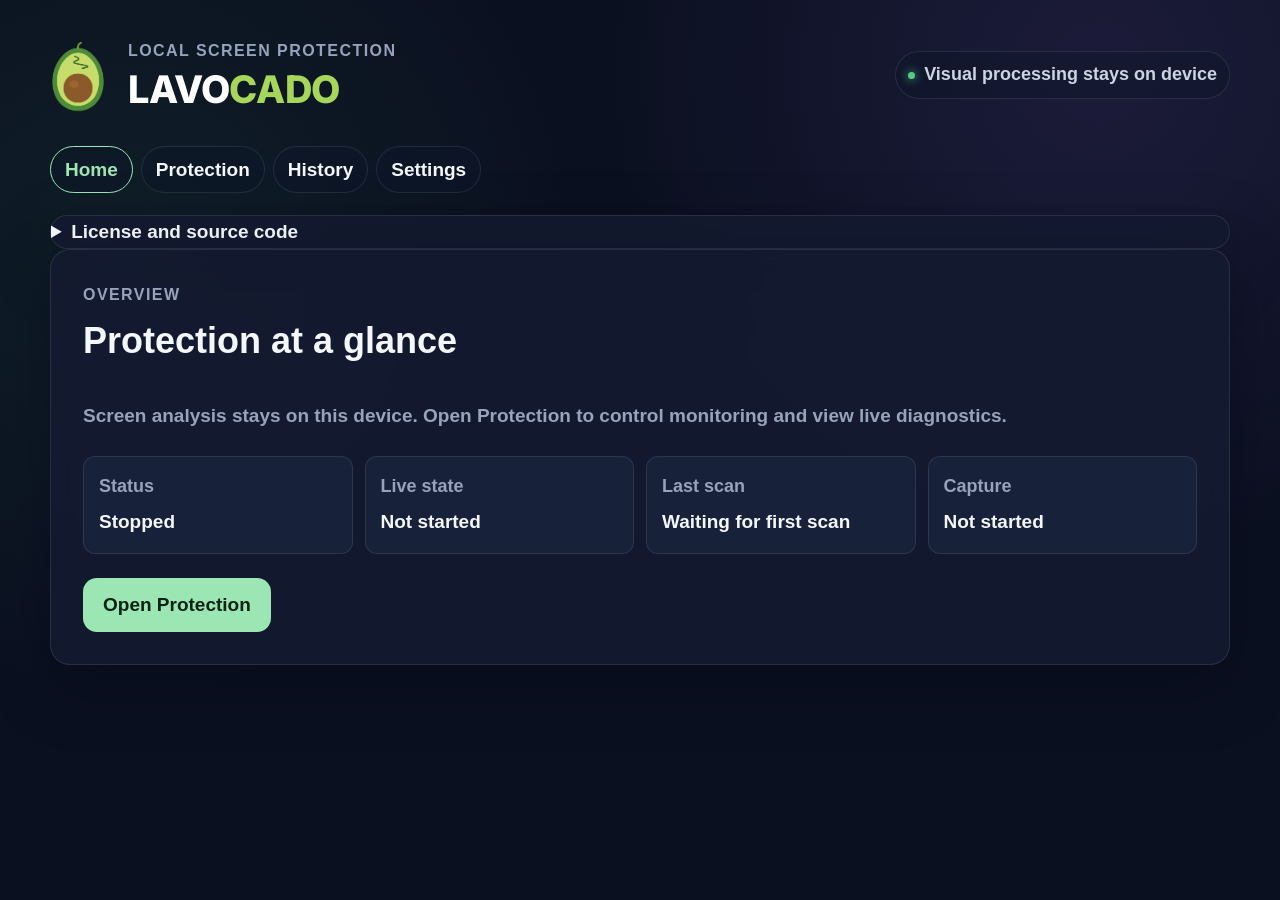
<file: app/ui/web/index.html>
<!doctype html>
<html lang="en">
  <head>
    <meta charset="utf-8">
    <meta name="viewport" content="width=device-width, initial-scale=1">
    <title>LAVOCADO</title>
    <link rel="stylesheet" href="styles.css">
    <script src="i18n.js" defer></script>
    <script src="app.js" defer></script>
  </head>
  <body>
    <div class="app-shell">
      <header class="topbar">
        <div class="brand">
          <img class="brand-logo" src="logo.png" alt="" aria-hidden="true">
          <div>
            <p class="eyebrow">LOCAL SCREEN PROTECTION</p>
            <h1 aria-label="LAVOCADO">LAVO<span>CADO</span></h1>
          </div>
        </div>
        <div class="privacy-badge">
          <span class="privacy-dot" aria-hidden="true"></span>
          Visual processing stays on device
        </div>
      </header>

      <nav id="app-nav" class="edition-nav" aria-label="LAVOCADO">
        <button type="button" class="nav-button is-active" data-view="home">Home</button>
        <button type="button" class="nav-button" data-view="protection">Protection</button>
        <button type="button" class="nav-button" data-view="history">History</button>
        <button type="button" class="nav-button" data-view="settings">Settings</button>
      </nav>

      <details class="panel">
        <summary>License and source code</summary>
        <p>LAVOCADO 1.0.4 · AGPL-3.0 · Personal and commercial use permitted. No warranty.</p>
        <p><a href="legal/LICENSE.txt" target="_blank">AGPL-3.0 license</a> ·
        <a href="legal/THIRD_PARTY_NOTICES.txt" target="_blank">Third-party notices</a> ·
        <a href="https://github.com/DurianBurger561/LAVOCADO/tree/v1.0.4" target="_blank" rel="noopener">Source code</a></p>
        <p>Redistribution and modifications must comply with AGPL-3.0.</p>
      </details>
      <main>
        <section class="panel home-overview" aria-labelledby="home-heading">
          <p class="section-label">OVERVIEW</p>
          <h2 id="home-heading">Protection at a glance</h2>
          <p class="muted">Screen analysis stays on this device. Open Protection to control monitoring and view live diagnostics.</p>
          <dl class="home-summary">
            <div><dt>Status</dt><dd id="home-protection-state">Stopped</dd></div>
            <div><dt>Live state</dt><dd id="home-runtime-state">Not started</dd></div>
            <div><dt>Last scan</dt><dd id="home-last-scan">Waiting for first scan</dd></div>
            <div><dt>Capture</dt><dd id="home-capture-mode">Not started</dd></div>
          </dl>
          <button id="open-protection-button" class="button primary" type="button">Open Protection</button>
        </section>

        <section class="hero panel" aria-labelledby="protection-heading" hidden>
          <div>
            <p class="section-label">PROTECTION</p>
            <div class="status-heading">
              <span id="state-dot" class="state-dot stopped" aria-hidden="true"></span>
              <h2 id="protection-heading">Protection <span id="protection-state">Stopped</span></h2>
            </div>
            <p id="status-detail" class="muted">
              Start monitoring when you are ready. Every connected display is checked locally.
            </p>
            <p class="runtime-phase">Live state: <strong id="protection-runtime-state">Not started</strong></p>
          </div>
          <div class="actions">
            <button id="start-button" class="button primary" type="button">Start protection</button>
            <button id="stop-button" class="button secondary" type="button" disabled>Stop</button>
            <button id="test-button" class="button ghost" type="button" disabled>Test intervention</button>
          </div>
          <p id="action-message" class="action-message" aria-live="polite"></p>
        </section>

        <div class="dashboard-grid" hidden>
          <section class="panel diagnostics" aria-labelledby="diagnostics-heading">
            <div class="section-heading">
              <div>
                <p class="section-label">LIVE SIGNAL</p>
                <h2 id="diagnostics-heading">Diagnostics</h2>
              </div>
              <div class="scan-summary">
                <strong id="diag-scan">—</strong>
                <span>last scan</span>
              </div>
            </div>

            <dl class="model-list">
              <div>
                <dt>Detector</dt>
                <dd id="diag-model">NudeNet 640m</dd>
              </div>
              <div>
                <dt>Tile-rank model</dt>
                <dd id="diag-context-model">Not started</dd>
              </div>
              <div>
                <dt>Monitor</dt>
                <dd id="diag-monitor">—</dd>
              </div>
              <div>
                <dt>Updated</dt>
                <dd id="diag-updated">Waiting for first scan</dd>
              </div>
            </dl>

            <div class="capture-card" aria-labelledby="capture-heading">
              <div class="capture-heading">
                <span id="capture-heading" class="signal-name">Screen capture</span>
                <div class="capture-tags">
                  <span id="capture-mode" class="signal-tag neutral">Not started</span>
                  <span id="capture-health" class="signal-tag neutral">Not started</span>
                </div>
              </div>
              <dl class="capture-list">
                <div>
                  <dt>Preferred</dt>
                  <dd id="capture-preferred">—</dd>
                </div>
                <div>
                  <dt>Active</dt>
                  <dd id="capture-active">—</dd>
                </div>
                <div>
                  <dt>Fallback</dt>
                  <dd id="capture-fallback">No</dd>
                </div>
                <div>
                  <dt>Displays</dt>
                  <dd id="capture-monitors">0</dd>
                </div>
                <div>
                  <dt>Frame age</dt>
                  <dd id="capture-frame-age">—</dd>
                </div>
                <div class="capture-reason-row">
                  <dt>Fallback reason</dt>
                  <dd id="capture-reason">—</dd>
                </div>
              </dl>
            </div>

            <div class="capture-card foreground-card" aria-labelledby="foreground-heading">
              <div class="capture-heading">
                <span id="foreground-heading" class="signal-name">Foreground context</span>
                <span id="foreground-policy" class="signal-tag neutral">Normal</span>
              </div>
              <dl class="capture-list">
                <div>
                  <dt>Application</dt>
                  <dd id="foreground-application">Unavailable</dd>
                </div>
                <div>
                  <dt>Browser</dt>
                  <dd id="foreground-browser">—</dd>
                </div>
                <div>
                  <dt>Website context</dt>
                  <dd id="foreground-website">Unavailable</dd>
                </div>
                <div>
                  <dt>Application rule</dt>
                  <dd id="foreground-app-rule">No rule</dd>
                </div>
                <div>
                  <dt>Website rule</dt>
                  <dd id="foreground-website-rule">No rule</dd>
                </div>
                <div>
                  <dt>Effective policy</dt>
                  <dd id="foreground-effective">Normal</dd>
                </div>
                <div>
                  <dt>Vision called</dt>
                  <dd id="foreground-vision-called">Yes</dd>
                </div>
              </dl>
            </div>

            <div class="signal-card">
              <div class="signal-header">
                <div>
                  <span class="signal-name">NudeNet</span>
                  <strong id="nude-label">No detection</strong>
                </div>
                <span id="nude-status" class="signal-tag neutral">None</span>
              </div>
              <div class="meter" aria-hidden="true"><span id="nude-progress"></span></div>
              <p id="nude-score" class="score-line">0.00 / — threshold</p>
            </div>

            <div class="signal-pair">
              <div class="mini-signal">
                <span class="signal-name">Tile rank</span>
                <strong id="context-label">No result</strong>
                <span id="context-score" class="muted">—</span>
              </div>
              <div class="mini-signal">
                <span class="signal-name">Decision</span>
                <strong id="decision-source">No candidate</strong>
                <span id="decision-classification" class="muted">Visual violation only; tile rank cannot block</span>
              </div>
            </div>

            <div class="temporal-row">
              <div>
                <span class="signal-name">Temporal confirmation</span>
                <div id="temporal-dots" class="temporal-dots" aria-label="No recent candidates"></div>
              </div>
              <strong id="temporal-count">0 / 3</strong>
            </div>

            <div class="rescue-row">
              <span>Rescue tile <strong id="rescue-tile">—</strong></span>
              <span>Pinned checks <strong id="rescue-pin">0</strong></span>
            </div>

            <div class="capture-card" aria-labelledby="scan-plan-heading">
              <div class="capture-heading">
                <span id="scan-plan-heading" class="signal-name">Scan plan</span>
                <span id="scan-mode" class="signal-tag neutral">Monitoring</span>
              </div>
              <dl class="capture-list">
                <div>
                  <dt>Duration</dt>
                  <dd id="scan-total-ms">—</dd>
                </div>
                <div>
                  <dt>Target interval</dt>
                  <dd id="scan-interval-ms">—</dd>
                </div>
                <div>
                  <dt>Preprocess / primary / YOLO / Viddexa / decision / temporal</dt>
                  <dd id="scan-stage-ms">—</dd>
                </div>
                <div>
                  <dt>Full detector</dt>
                  <dd id="scan-full">None</dd>
                </div>
                <div>
                  <dt>Tile ranking</dt>
                  <dd id="scan-tiles">—</dd>
                </div>
                <div>
                  <dt>Track</dt>
                  <dd id="scan-track">Inactive</dd>
                </div>
                <div>
                  <dt>Shadow</dt>
                  <dd id="scan-shadow">Off</dd>
                </div>
              </dl>
            </div>

            <div class="capture-card explorer-card" aria-labelledby="explorer-heading">
              <div class="capture-heading">
                <span id="explorer-heading" class="signal-name">Failure explorer</span>
                <span id="explorer-action" class="signal-tag neutral">Allow</span>
              </div>
              <dl class="capture-list">
                <div>
                  <dt>Context policy</dt>
                  <dd id="explorer-policy">Normal</dd>
                </div>
                <div>
                  <dt>App rule</dt>
                  <dd id="explorer-app-rule">No rule</dd>
                </div>
                <div>
                  <dt>Website rule</dt>
                  <dd id="explorer-website-rule">No rule</dd>
                </div>
                <div>
                  <dt>Vision called</dt>
                  <dd id="explorer-vision-called">Yes</dd>
                </div>
                <div>
                  <dt>Detector evidence</dt>
                  <dd id="explorer-evidence">None</dd>
                </div>
                <div>
                  <dt>Temporal</dt>
                  <dd id="explorer-temporal">—</dd>
                </div>
                <div>
                  <dt>Final action</dt>
                  <dd id="explorer-final">Allow</dd>
                </div>
              </dl>
            </div>
          </section>

          <aside class="panel privacy-card" aria-labelledby="privacy-heading">
            <div class="shield" aria-hidden="true">
              <svg viewBox="0 0 24 24" role="img">
                <path d="M12 2 20 5v6c0 5.1-3.4 9.4-8 11-4.6-1.6-8-5.9-8-11V5l8-3Z"></path>
                <path d="m8.5 12 2.2 2.2 4.8-5"></path>
              </svg>
            </div>
            <p class="section-label">PRIVACY BOUNDARY</p>
            <h2 id="privacy-heading">Your screen remains yours.</h2>
            <p>
              Frames are analyzed in memory on this device. The dashboard receives only small diagnostic numbers and labels.
            </p>
            <ul>
              <li>No visual content stored</li>
              <li>No cloud vision requests</li>
              <li>No URL or window title history</li>
            </ul>
          </aside>
        </div>

        <section class="panel language-settings" aria-labelledby="language-heading" hidden>
          <p class="section-label">DISPLAY</p>
          <h2 id="language-heading">Language</h2>
          <label for="language-select">Dashboard language</label>
          <select id="language-select" name="language" aria-label="Dashboard language">
            <option value="en">English</option>
            <option value="zh">Chinese</option>
          </select>
          <p id="language-message" class="muted" role="status" aria-live="polite"></p>
        </section>

        <section class="panel rules" aria-labelledby="rules-heading" hidden>
          <div class="section-heading">
            <div>
              <p class="section-label">LOCAL POLICY</p>
              <h2 id="rules-heading">Protection rules</h2>
            </div>
          </div>
          <p id="rules-hint" class="muted">Rules are loaded locally. Stop protection to edit them; changes apply on the next start. LAVOCADO does not determine viewing intent; whitelist trusted medical, educational, artistic, or news sources yourself.</p>
          <p id="rules-message" class="rules-message" role="status" aria-live="polite"></p>
          <div class="rules-grid">
            <div class="rule-group" data-rule-group="blocked_applications">
              <h3>Blocked applications</h3>
              <p class="muted">Force an intervention when this app is active.</p>
              <ul id="blocked-applications-list" class="rule-list"></ul>
              <form class="rule-form" data-rule-group="blocked_applications">
                <label for="blocked-applications-input">Application name, executable name, desktop app ID, or bundle ID</label>
                <div class="rule-entry">
                  <input id="blocked-applications-input" name="value" type="text" maxlength="255" placeholder="chrome.exe" required>
                  <button class="button ghost pick-app" type="button">Pick current app</button>
                  <button class="button secondary" type="submit">Add app</button>
                </div>
              </form>
            </div>
            <div class="rule-group" data-rule-group="whitelisted_applications">
              <h3>Whitelisted applications</h3>
              <p class="muted">Completely bypass visual protection for trusted apps (medical, education, art, news). You are responsible for content displayed in this context.</p>
              <ul id="whitelisted-applications-list" class="rule-list"></ul>
              <form class="rule-form" data-rule-group="whitelisted_applications">
                <label for="whitelisted-applications-input">Application name, executable name, desktop app ID, or bundle ID</label>
                <div class="rule-entry">
                  <input id="whitelisted-applications-input" name="value" type="text" maxlength="255" placeholder="org.example.viewer" required>
                  <button class="button ghost pick-app" type="button">Pick current app</button>
                  <button class="button secondary" type="submit">Add app</button>
                </div>
              </form>
            </div>
            <div class="rule-group" data-rule-group="blocked_websites">
              <h3>Blocked websites</h3>
              <p class="muted">Only the hostname is saved; paths and queries are discarded.</p>
              <ul id="blocked-websites-list" class="rule-list"></ul>
              <form class="rule-form" data-rule-group="blocked_websites">
                <label for="blocked-websites-input">Website hostname or HTTPS URL</label>
                <div class="rule-entry">
                  <input id="blocked-websites-input" name="value" type="text" placeholder="example.com" required>
                  <select name="match_mode" aria-label="Website match mode">
                    <option value="exact_host">Exact host</option>
                    <option value="domain_and_subdomains">Include subdomains</option>
                  </select>
                  <button class="button secondary" type="submit">Add site</button>
                </div>
              </form>
            </div>
            <div class="rule-group" data-rule-group="whitelisted_websites">
              <h3>Whitelisted websites</h3>
              <p class="muted">Completely bypass visual protection for trusted sites (medical, education, art, news). You are responsible for content displayed in this context.</p>
              <ul id="whitelisted-websites-list" class="rule-list"></ul>
              <form class="rule-form" data-rule-group="whitelisted_websites">
                <label for="whitelisted-websites-input">Website hostname or HTTPS URL</label>
                <div class="rule-entry">
                  <input id="whitelisted-websites-input" name="value" type="text" placeholder="example.com" required>
                  <select name="match_mode" aria-label="Website match mode">
                    <option value="exact_host">Exact host</option>
                    <option value="domain_and_subdomains">Include subdomains</option>
                  </select>
                  <button class="button secondary" type="submit">Add site</button>
                </div>
              </form>
            </div>
          </div>
        </section>

        <section class="panel llm-settings" aria-labelledby="llm-settings-heading" hidden>
          <div class="section-heading">
            <div>
              <p class="section-label">AI INTERVENTION</p>
              <h2 id="llm-settings-heading">AI meditation</h2>
            </div>
            <span id="llm-status" class="signal-tag neutral">API not configured</span>
          </div>
          <p class="muted">Optional OpenAI-compatible connection for typing meditation. Screenshots, URLs, window titles, and detection results are never sent.</p>
          <p class="muted">The companion asks a few questions, says back what it heard, then guides a typing meditation in the language chosen here.</p>
          <p id="llm-settings-message" class="rules-message" role="status" aria-live="polite"></p>
          <p id="llm-connection-detail" class="rules-message" role="status" aria-live="polite"></p>
          <form id="llm-settings-form" class="vision-form">
            <div class="vision-form-grid">
              <label>
                API key
                <input id="llm-api-key" name="api_key" type="password" autocomplete="new-password" placeholder="Leave blank to keep the saved key">
              </label>
              <label>
                Model
                <input id="llm-model" name="model" type="text" maxlength="120" placeholder="gpt-4o-mini">
              </label>
              <label class="llm-wide-field">
                OpenAI-compatible endpoint
                <input id="llm-endpoint" name="endpoint" type="url" maxlength="500" placeholder="https://api.openai.com/v1/chat/completions">
              </label>
              <label>
                Conversation language
                <select id="llm-language" name="language" aria-label="Conversation language">
                  <option value="">Follow dashboard language</option>
                  <option value="en">English</option>
                  <option value="zh">Chinese</option>
                </select>
              </label>
              <label class="llm-enabled-field">
                <input id="llm-enabled" name="enabled" type="checkbox" checked>
                Enable LLM meditation
              </label>
            </div>
            <div class="vision-form-actions">
              <button id="llm-save-button" class="button primary" type="submit">Save AI settings</button>
              <button id="llm-test-button" class="button ghost" type="button" title="Sends one short API request using saved settings; usage may be billed.">Test saved connection</button>
              <button id="llm-clear-key-button" class="button ghost" type="button">Clear saved API key</button>
            </div>
          </form>
          <p class="muted">API keys are stored locally for this device. The dashboard only shows whether a key is configured.</p>
        </section>

        <section class="panel vision-settings" aria-labelledby="vision-settings-heading" hidden>
          <div class="section-heading">
            <div>
              <p class="section-label">VISUAL DETECTION</p>
              <h2 id="vision-settings-heading">Vision settings</h2>
            </div>
            <span id="vision-experimental-badge" class="signal-tag capture-fallback">Experimental Defaults</span>
          </div>
          <p class="muted">
            Vision only judges whether the current frame violates LAVOCADO's visual content rules.
            There is no medical, art, education, or news mode. Changing models restarts protection.
          </p>
          <p id="vision-settings-message" class="rules-message" role="status" aria-live="polite"></p>
          <div class="capture-card" aria-labelledby="model-status-heading">
            <div class="capture-heading">
              <span id="model-status-heading" class="signal-name">Required models</span>
              <button id="vision-download-all" class="button ghost" type="button">Download all</button>
            </div>
            <p class="muted">NudeNet, YOLO11 NSFW Small, Viddexa Nano, and Viddexa Mini must be downloaded from their pinned sources before use.</p>
            <ul id="model-status-list" class="model-status-list"></ul>
          </div>
          <form id="vision-settings-form" class="vision-form">
            <div class="vision-form-grid">
              <label>
                Detection mode
                <select id="vision-preset-select" name="preset">
                  <option value="low_cpu">Low CPU</option>
                  <option value="balanced">Balanced</option>
                  <option value="high_recall">High Recall</option>
                </select>
              </label>
              <label>
                Scan speed
                <select id="vision-scan-speed-select" name="scan_speed">
                  <option value="slow">Slow</option>
                  <option value="balanced">Balanced</option>
                  <option value="fast">Fast</option>
                </select>
              </label>
            </div>
            <details class="vision-advanced">
              <summary>Advanced detection settings</summary>
              <div class="vision-form-grid">
                <label>
                  Primary detector
                  <select id="vision-primary-select" name="primary">
                    <option value="nudenet_640m">NudeNet 640m</option>
                    <option value="yolo11_nsfw_small">YOLO11 NSFW Small</option>
                  </select>
                </label>
                <label>
                  Region ranking model
                  <select id="vision-context-select" name="context">
                    <option value="off">Off</option>
                    <option value="viddexa_nano">Viddexa Nano</option>
                    <option value="viddexa_mini">Viddexa Mini</option>
                  </select>
                </label>
                <label>
                  Tile detection
                  <select id="vision-tile-enabled-select" name="tiles_enabled">
                    <option value="true">Enabled</option>
                    <option value="false">Disabled</option>
                  </select>
                </label>
                <label>
                  Tile grid
                  <select id="vision-grid-select" name="grid">
                    <option value="2x2">2 × 2</option>
                    <option value="3x3">3 × 3</option>
                  </select>
                </label>
                <label>
                  Full-screen input size
                  <select id="vision-full-input-select" name="full_input_size">
                    <option value="640">640</option>
                    <option value="960">960</option>
                    <option value="1280">1280</option>
                  </select>
                </label>
                <label>
                  Tile input size
                  <select id="vision-tile-input-select" name="tile_input_size">
                    <option value="640">640</option>
                    <option value="960">960</option>
                  </select>
                </label>
                <label>
                  Tile overlap
                  <select id="vision-overlap-select" name="overlap">
                    <option value="0">0%</option>
                    <option value="10">10%</option>
                    <option value="15">15%</option>
                    <option value="20">20%</option>
                    <option value="25">25%</option>
                  </select>
                </label>
                <label>
                  Tiles per scan
                  <select id="vision-checks-select" name="checks_per_scan">
                    <option value="1">1</option>
                    <option value="2">2</option>
                  </select>
                </label>
                <label>
                  Max skipped scans
                  <select id="vision-max-skip-select" name="max_skip">
                    <option value="2">2</option>
                    <option value="3">3</option>
                    <option value="4">4</option>
                    <option value="6">6</option>
                    <option value="8">8</option>
                  </select>
                </label>
                <label>
                  Crop expansion
                  <select id="vision-crop-select" name="crop_expansion">
                    <option value="1.25">1.25×</option>
                    <option value="1.5">1.5×</option>
                    <option value="1.75">1.75×</option>
                    <option value="2.0">2.0×</option>
                    <option value="2.5">2.5×</option>
                  </select>
                </label>
                <label>
                  Shadow compare
                  <select id="vision-shadow-select" name="shadow">
                    <option value="false">Off</option>
                    <option value="true">YOLO11 shadow</option>
                  </select>
                </label>
                <label>
                  Local recheck
                  <select id="vision-recheck-select" name="recheck_enabled">
                    <option value="true">Enabled</option>
                    <option value="false">Disabled</option>
                  </select>
                </label>
                <div class="vision-threshold-block">
                  <p class="signal-name">Per-model thresholds</p>
                  <p class="muted">Experimental starting points. NudeNet and YOLO11 keep independent proposal/strong values.</p>
                  <div id="vision-threshold-table" class="vision-threshold-table"></div>
                </div>
                <label>
                  Proposal sensitivity
                  <select id="vision-proposal-select" name="proposal_margin">
                    <option value="0.05">0.05</option>
                    <option value="0.10">0.10</option>
                    <option value="0.15">0.15</option>
                    <option value="0.20">0.20</option>
                  </select>
                </label>
                <label>
                  Adaptive scan
                  <select id="vision-adaptive-select" name="adaptive">
                    <option value="true">Enabled</option>
                    <option value="false">Every frame</option>
                  </select>
                </label>
                <label>
                  Screen change sensitivity
                  <select id="vision-change-select" name="change_sensitivity">
                    <option value="0.005">0.5%</option>
                    <option value="0.01">1%</option>
                    <option value="0.02">2%</option>
                    <option value="0.05">5%</option>
                  </select>
                </label>
                <label>
                  Active monitor priority
                  <select id="vision-active-monitor-select" name="active_monitor_priority">
                    <option value="true">Enabled</option>
                    <option value="false">Equal</option>
                  </select>
                </label>
                <label>
                  Temporal confirmation
                  <select id="vision-confirmation-select" name="confirmation">
                    <option value="boolean">Boolean 2/3</option>
                    <option value="evidence">Evidence score</option>
                    <option value="both">Boolean and evidence</option>
                  </select>
                </label>
                <label>
                  Temporal fresh hits
                  <select id="vision-fresh-hits-select" name="min_fresh_hits">
                    <option value="1">1</option>
                    <option value="2">2</option>
                    <option value="3">3</option>
                  </select>
                </label>
                <label>
                  Evidence threshold
                  <select id="vision-evidence-select" name="evidence_threshold">
                    <option value="1.5">1.5</option>
                    <option value="2.0">2.0</option>
                    <option value="2.5">2.5</option>
                    <option value="3.0">3.0</option>
                    <option value="3.5">3.5</option>
                  </select>
                </label>
                <label>
                  Evidence decay
                  <select id="vision-decay-select" name="decay">
                    <option value="0.3">0.3</option>
                    <option value="0.5">0.5</option>
                    <option value="0.7">0.7</option>
                  </select>
                </label>
              </div>
            </details>
            <div class="vision-form-actions">
              <button id="vision-save-button" class="button primary" type="submit">Save detection settings</button>
              <button id="vision-reset-button" class="button ghost" type="button">Reset to experimental defaults</button>
            </div>
          </form>
          <dl class="capture-list vision-settings-list">
            <div>
              <dt>Primary detector</dt>
              <dd id="vision-primary-detector">NudeNet</dd>
            </div>
            <div>
              <dt>Region ranking model</dt>
              <dd id="vision-context-model">Tile ranking</dd>
            </div>
            <div>
              <dt>Detection mode</dt>
              <dd id="vision-detection-mode">Visual violation only</dd>
            </div>
            <div>
              <dt>Thresholds</dt>
              <dd id="vision-thresholds">—</dd>
            </div>
            <div>
              <dt>Tile</dt>
              <dd id="vision-tile">—</dd>
            </div>
            <div>
              <dt>ROI</dt>
              <dd id="vision-roi">—</dd>
            </div>
            <div>
              <dt>Temporal</dt>
              <dd id="vision-temporal">2 / 3</dd>
            </div>
          </dl>
        </section>

        <section class="panel history" aria-labelledby="history-heading" hidden>
          <div class="section-heading history-heading">
            <div>
              <p class="section-label">LOCAL RECORD</p>
              <h2 id="history-heading">Intervention history <span id="history-count" class="count-pill">0</span></h2>
            </div>
            <button id="refresh-history" class="text-button" type="button">Refresh history</button>
          </div>
          <div class="table-wrap">
            <table>
              <thead>
                <tr>
                  <th>Time</th>
                  <th>Trigger</th>
                  <th>Label</th>
                  <th>Confidence</th>
                  <th>Monitor</th>
                  <th>Shown</th>
                </tr>
              </thead>
              <tbody id="history-body"></tbody>
            </table>
            <p id="history-empty" class="empty-state">No local interventions recorded yet.</p>
          </div>
        </section>
      </main>
    </div>
    <div id="rule-confirmation" class="modal-backdrop" hidden>
      <div class="modal" role="dialog" aria-modal="true" aria-labelledby="rule-confirm-title" aria-describedby="rule-confirm-body">
        <h2 id="rule-confirm-title">Confirm rule change</h2>
        <p id="rule-confirm-body"></p>
        <div class="modal-actions">
          <button id="rule-confirm-cancel" class="button ghost" type="button">Cancel</button>
          <button id="rule-confirm-accept" class="button primary" type="button">Confirm</button>
        </div>
      </div>
    </div>
  </body>
</html>
</file>
<file: app/ui/web/styles.css>
@font-face {
  font-family: Inter;
  font-style: normal;
  font-weight: 800;
  font-display: swap;
  src: url("fonts/Inter-ExtraBold.ttf") format("truetype");
}

:root {
  color-scheme: dark;
  --bg: #0b1020;
  --panel: rgba(20, 27, 48, 0.92);
  --panel-raised: #18213a;
  --line: rgba(226, 232, 240, 0.1);
  --line-strong: rgba(226, 232, 240, 0.17);
  --text: #f4f7fb;
  --muted: #96a3bb;
  --green: #9ce6b3;
  --green-strong: #55cb88;
  --lavender: #c8b6ff;
  --amber: #f4c97a;
  --danger: #f49099;
  --shadow: 0 22px 60px rgba(2, 6, 23, 0.34);
}

* {
  box-sizing: border-box;
}

[hidden] {
  display: none !important;
}

html {
  min-width: 720px;
  background: var(--bg);
}

body {
  margin: 0;
  min-height: 100vh;
  color: var(--text);
  background:
    radial-gradient(circle at 86% 8%, rgba(113, 86, 190, 0.17), transparent 31rem),
    radial-gradient(circle at 10% 28%, rgba(53, 161, 111, 0.1), transparent 28rem),
    var(--bg);
  font-family: ui-rounded, "SF Pro Rounded", "Hiragino Maru Gothic ProN", "Yuanti SC", "PingFang SC", "Microsoft YaHei", "Segoe UI", sans-serif;
  font-size: 19px;
  font-weight: 550;
  line-height: 1.65;
  -webkit-font-smoothing: antialiased;
}

.language-settings {
  padding: 26px 28px;
  margin-bottom: 0;
}

.language-settings label {
  display: block;
  margin-bottom: 8px;
  color: var(--muted);
}

.language-settings select {
  min-width: 180px;
  padding: 9px 12px;
  border: 1px solid var(--line-strong);
  border-radius: 9px;
  color: var(--text);
  background: var(--panel-raised);
  font: inherit;
}

button {
  font: inherit;
}

.app-shell {
  width: min(1180px, calc(100% - 64px));
  margin: 0 auto;
  padding: 34px 0 48px;
}

.topbar,
.brand,
.status-heading,
.section-heading,
.signal-header,
.temporal-row,
.rescue-row {
  display: flex;
  align-items: center;
}

.capture-tags {
  display: flex;
  flex-wrap: wrap;
  justify-content: flex-end;
  gap: 7px;
}

.topbar {
  justify-content: space-between;
  margin-bottom: 30px;
}

.edition-nav {
  display: flex;
  flex-wrap: wrap;
  gap: 8px;
  margin: 0 0 22px;
}

.nav-button {
  border: 1px solid var(--line);
  border-radius: 999px;
  background: rgba(15, 23, 42, 0.45);
  color: var(--text);
  padding: 7px 14px;
  cursor: pointer;
}

.nav-button.is-active {
  border-color: var(--green);
  color: var(--green);
}

.brand {
  gap: 14px;
}

.brand h1,
.panel h2,
.brand p,
.panel p {
  margin-top: 0;
}

.brand h1 {
  margin-bottom: 0;
  font-size: 30px;
  letter-spacing: 0.08em;
}

.eyebrow,
.section-label {
  margin-bottom: 3px;
  color: var(--muted);
  font-size: 16px;
  font-weight: 700;
  letter-spacing: 0.09em;
}

.brand-logo {
  width: 112px;
  height: 112px;
  object-fit: contain;
  flex: none;
  margin: -15px -20px -15px -28px;
}

.brand h1 {
  font-family: Inter, -apple-system, BlinkMacSystemFont, "Segoe UI", sans-serif;
  font-size: 38px;
  font-weight: 800;
  letter-spacing: -0.01em;
  line-height: 1.15;
  color: #fff;
}

.brand h1 span {
  color: #a6d65a;
}

.privacy-badge {
  display: flex;
  align-items: center;
  gap: 9px;
  padding: 8px 12px;
  border: 1px solid var(--line);
  border-radius: 999px;
  color: #cbd5e1;
  background: rgba(15, 23, 42, 0.55);
  font-size: 18px;
}

.privacy-dot {
  width: 7px;
  height: 7px;
  border-radius: 50%;
  background: var(--green-strong);
  box-shadow: 0 0 10px var(--green-strong);
}

main {
  display: grid;
  gap: 20px;
}

.panel {
  border: 1px solid var(--line);
  border-radius: 20px;
  background: var(--panel);
  box-shadow: var(--shadow);
  backdrop-filter: blur(12px);
}

.hero {
  position: relative;
  display: grid;
  grid-template-columns: minmax(280px, 1fr) auto;
  gap: 24px;
  padding: 27px 28px;
  overflow: hidden;
}

.home-overview {
  padding: 32px;
}

.home-overview h2 {
  font-size: 36px;
}

.home-summary {
  display: grid;
  grid-template-columns: repeat(4, minmax(0, 1fr));
  gap: 12px;
  margin: 24px 0;
}

.home-summary > div {
  padding: 15px;
  border: 1px solid var(--line);
  border-radius: 12px;
  background: var(--panel-raised);
}

.home-summary dt {
  color: var(--muted);
  font-size: 18px;
}

.home-summary dd {
  margin: 5px 0 0;
  font-weight: 700;
}

.runtime-phase {
  margin-bottom: 0;
  color: var(--green);
}

.hero::after {
  content: "";
  position: absolute;
  top: -90px;
  right: 160px;
  width: 210px;
  height: 210px;
  border-radius: 50%;
  background: rgba(156, 230, 179, 0.055);
  pointer-events: none;
}

.status-heading {
  gap: 11px;
}

.status-heading h2,
.section-heading h2,
.privacy-card h2 {
  margin-bottom: 0;
  font-size: 32px;
  font-weight: 700;
  letter-spacing: -0.02em;
}

.status-heading h2 span {
  color: var(--muted);
}

.state-dot {
  width: 11px;
  height: 11px;
  border-radius: 50%;
  background: var(--muted);
}

.state-dot.running {
  background: var(--green-strong);
  box-shadow: 0 0 0 5px rgba(85, 203, 136, 0.12), 0 0 16px rgba(85, 203, 136, 0.45);
}

.state-dot.stopping {
  background: var(--amber);
  box-shadow: 0 0 0 5px rgba(244, 201, 122, 0.1);
}

.state-dot.failed {
  background: var(--danger);
  box-shadow: 0 0 0 5px rgba(244, 144, 153, 0.1);
}

.muted {
  color: var(--muted);
}

.hero .muted {
  max-width: 570px;
  margin: 9px 0 0;
}

.actions {
  z-index: 1;
  display: flex;
  align-items: center;
  flex-wrap: wrap;
  gap: 10px;
}

.button,
.text-button {
  border: 0;
  cursor: pointer;
  transition: transform 130ms ease, background 130ms ease, color 130ms ease, opacity 130ms ease;
}

.button {
  min-height: 54px;
  padding: 10px 20px;
  border-radius: 14px;
  font-size: 19px;
  font-weight: 700;
}

.button:hover:not(:disabled),
.text-button:hover:not(:disabled) {
  transform: translateY(-1px);
}

.button:focus-visible,
.text-button:focus-visible {
  outline: 2px solid var(--lavender);
  outline-offset: 3px;
}

.button:disabled,
.text-button:disabled {
  cursor: default;
  opacity: 0.38;
}

.button.primary {
  color: #0a2316;
  background: var(--green);
}

.button.primary:hover:not(:disabled) {
  background: #b5efc6;
}

.button.secondary {
  color: var(--text);
  background: #2b3652;
}

.button.ghost {
  border: 1px solid var(--line-strong);
  color: #dbe4f2;
  background: transparent;
}

.action-message {
  grid-column: 1 / -1;
  margin: 0;
  overflow-wrap: anywhere;
  color: var(--green);
  font-size: 17px;
}

.action-message.error {
  color: var(--danger);
}

.dashboard-grid {
  display: grid;
  grid-template-columns: minmax(0, 2fr) minmax(260px, 0.92fr);
  gap: 20px;
}

.rules,
.vision-settings,
.llm-settings {
  padding: 26px 28px;
}

.rules > .muted,
.vision-settings > .muted,
.llm-settings > .muted {
  margin: -12px 0 14px;
  font-size: 18px;
}

.vision-form {
  margin-bottom: 18px;
}

.vision-form-grid {
  display: grid;
  grid-template-columns: repeat(2, minmax(0, 1fr));
  gap: 12px 14px;
}

.vision-form label {
  display: flex;
  flex-direction: column;
  gap: 6px;
  color: var(--muted);
  font-size: 17px;
}

.vision-form select,
.vision-form input[type="text"],
.vision-form input[type="url"],
.vision-form input[type="password"] {
  min-height: 50px;
  padding: 0 10px;
  border: 1px solid var(--line-strong);
  border-radius: 12px;
  color: var(--text);
  background: var(--panel-raised);
  font: inherit;
  font-size: 18px;
}

.vision-form input:focus-visible,
.vision-form select:focus-visible {
  outline: 2px solid var(--lavender);
  outline-offset: 2px;
}

.llm-wide-field {
  grid-column: 1 / -1;
}

.vision-form label.llm-enabled-field {
  flex-direction: row;
  align-items: center;
  gap: 8px;
  min-height: 50px;
  color: var(--text);
  font-size: 18px;
}

.llm-enabled-field input {
  width: 16px;
  min-height: 16px;
  accent-color: var(--green-strong);
}

.vision-advanced {
  margin: 14px 0;
  padding: 12px 14px;
  border: 1px solid var(--line);
  border-radius: 12px;
  background: rgba(11, 16, 32, 0.42);
}

.vision-advanced summary {
  cursor: pointer;
  color: var(--lavender);
  font-size: 18px;
}

.vision-advanced .vision-form-grid {
  margin-top: 12px;
}

.vision-form-actions {
  display: flex;
  flex-wrap: wrap;
  gap: 8px;
  margin-top: 12px;
}

.model-status-list {
  margin: 0;
  padding: 0;
  list-style: none;
}

.model-status-list li {
  display: flex;
  align-items: center;
  justify-content: space-between;
  gap: 10px;
  padding: 8px 0;
  border-bottom: 1px solid var(--line);
}

.model-status-list li:last-child {
  border-bottom: 0;
}

.vision-threshold-block {
  grid-column: 1 / -1;
}

.vision-threshold-table {
  display: grid;
  gap: 8px;
  margin-top: 8px;
}

.vision-threshold-row {
  display: grid;
  grid-template-columns: minmax(0, 1.4fr) minmax(0, 1fr) minmax(0, 1fr);
  gap: 8px;
  align-items: end;
}

.vision-threshold-row .muted {
  font-size: 17px;
}

.rules-message {
  min-height: 18px;
  margin-bottom: 10px;
  color: var(--green);
  font-size: 18px;
}

.rules-message.error {
  color: var(--danger);
}

.rules-grid {
  display: grid;
  grid-template-columns: repeat(2, minmax(0, 1fr));
  gap: 14px;
}

.rule-group {
  min-width: 0;
  padding: 17px;
  border: 1px solid var(--line);
  border-radius: 13px;
  background: rgba(11, 16, 32, 0.42);
}

.rule-group h3 {
  margin: 0;
  font-size: 21px;
}

.rule-group > .muted {
  min-height: 34px;
  margin: 5px 0 12px;
  font-size: 17px;
}

.rule-list {
  min-height: 54px;
  margin: 0 0 16px;
  padding: 0;
  list-style: none;
}

.rule-list li {
  display: flex;
  align-items: center;
  gap: 8px;
  min-width: 0;
  padding: 7px 0;
  border-bottom: 1px solid var(--line);
}

.rule-list li.rule-empty {
  color: var(--muted);
  font-size: 17px;
}

.rule-value {
  min-width: 0;
  overflow-wrap: anywhere;
  color: var(--text);
  font-size: 18px;
}

.rule-mode {
  flex: none;
  color: var(--muted);
  font-size: 16px;
}

.rule-remove {
  flex: none;
  margin-left: auto;
  color: var(--danger);
}

.rule-form label {
  display: block;
  margin-bottom: 7px;
  color: var(--muted);
  font-size: 17px;
}

.rule-entry {
  display: flex;
  flex-wrap: wrap;
  gap: 7px;
}

.rule-entry input,
.rule-entry select {
  min-width: 0;
  min-height: 50px;
  padding: 0 10px;
  border: 1px solid var(--line-strong);
  border-radius: 12px;
  color: var(--text);
  background: var(--panel-raised);
  font: inherit;
  font-size: 17px;
}

.rule-entry input {
  flex: 1 1 200px;
}

.rule-entry select {
  max-width: 185px;
}

.rule-entry .button {
  flex: none;
  min-height: 50px;
  padding: 0 10px;
  font-size: 17px;
}

.rule-entry input:focus-visible,
.rule-entry select:focus-visible {
  outline: 2px solid var(--lavender);
  outline-offset: 2px;
}

.modal-backdrop {
  position: fixed;
  z-index: 10;
  inset: 0;
  display: grid;
  padding: 20px;
  place-items: center;
  background: rgba(2, 6, 23, 0.82);
}

.modal-backdrop[hidden] {
  display: none;
}

.modal {
  width: min(460px, 100%);
  padding: 26px;
  border: 1px solid var(--line-strong);
  border-radius: 16px;
  background: var(--panel-raised);
  box-shadow: var(--shadow);
}

.modal h2 {
  margin: 0 0 10px;
  font-size: 27px;
}

.modal p {
  margin: 0;
  color: var(--text);
  white-space: pre-line;
}

.modal-actions {
  display: flex;
  justify-content: flex-end;
  gap: 9px;
  margin-top: 24px;
}

.diagnostics,
.privacy-card,
.history {
  padding: 26px 28px;
}

.section-heading {
  justify-content: space-between;
  margin-bottom: 21px;
}

.scan-summary {
  text-align: right;
}

.scan-summary strong,
.scan-summary span {
  display: block;
}

.scan-summary strong {
  color: var(--green);
  font-size: 30px;
}

.scan-summary span {
  color: var(--muted);
  font-size: 16px;
  text-transform: uppercase;
  letter-spacing: 0.12em;
}

.model-list {
  display: grid;
  grid-template-columns: repeat(2, minmax(0, 1fr));
  gap: 1px;
  margin: 0 0 18px;
  overflow: hidden;
  border: 1px solid var(--line);
  border-radius: 12px;
  background: var(--line);
}

.model-list div {
  min-width: 0;
  padding: 11px 13px;
  background: rgba(11, 16, 32, 0.48);
}

.model-list dt {
  color: var(--muted);
  font-size: 16px;
  text-transform: uppercase;
  letter-spacing: 0.08em;
}

.model-list dd {
  margin: 3px 0 0;
  overflow: hidden;
  font-size: 18px;
  font-weight: 700;
  text-overflow: ellipsis;
  white-space: nowrap;
}

.signal-card,
.capture-card,
.mini-signal,
.temporal-row,
.rescue-row {
  border: 1px solid var(--line);
  background: rgba(11, 16, 32, 0.42);
}

.signal-card {
  padding: 15px;
  border-radius: 13px;
}

.capture-card {
  margin-bottom: 10px;
  padding: 15px;
  border-radius: 13px;
}

.capture-heading {
  display: flex;
  align-items: center;
  justify-content: space-between;
}

.capture-list {
  display: grid;
  grid-template-columns: repeat(2, minmax(0, 1fr));
  gap: 10px 16px;
  margin: 13px 0 0;
}

.capture-list div {
  min-width: 0;
}

.capture-list dt {
  color: var(--muted);
  font-size: 15px;
  text-transform: uppercase;
  letter-spacing: 0.08em;
}

.capture-list dd {
  margin: 3px 0 0;
  overflow-wrap: anywhere;
  font-size: 17px;
  font-weight: 700;
}

.capture-reason-row {
  grid-column: 1 / -1;
}

.signal-header {
  justify-content: space-between;
}

.signal-header strong,
.mini-signal strong {
  display: block;
  margin-top: 3px;
  font-size: 19px;
}

.signal-name {
  color: var(--muted);
  font-size: 16px;
  font-weight: 700;
  text-transform: uppercase;
  letter-spacing: 0.11em;
}

.signal-tag {
  padding: 4px 8px;
  border-radius: 999px;
  color: var(--muted);
  background: rgba(148, 163, 184, 0.1);
  font-size: 16px;
  font-weight: 700;
  text-transform: uppercase;
}

.signal-tag.strong,
.signal-tag.context_confirmed,
.signal-tag.rescued {
  color: var(--green);
  background: rgba(85, 203, 136, 0.12);
}

.signal-tag.borderline {
  color: var(--amber);
  background: rgba(244, 201, 122, 0.12);
}

.signal-tag.capture-healthy {
  color: var(--green);
  background: rgba(85, 203, 136, 0.12);
}

.signal-tag.capture-fallback {
  color: var(--amber);
  background: rgba(244, 201, 122, 0.12);
}

.signal-tag.capture-error {
  color: var(--danger);
  background: rgba(255, 115, 138, 0.12);
}

.signal-tag.context-policy.force_block {
  color: var(--danger);
  background: rgba(255, 115, 138, 0.12);
}

.signal-tag.context-policy.full_bypass {
  color: var(--amber);
  background: rgba(244, 201, 122, 0.12);
}

.signal-tag.context-policy.normal {
  color: var(--green);
  background: rgba(85, 203, 136, 0.12);
}

.meter {
  height: 5px;
  margin: 13px 0 8px;
  overflow: hidden;
  border-radius: 999px;
  background: rgba(148, 163, 184, 0.12);
}

.meter span {
  display: block;
  width: 0;
  height: 100%;
  border-radius: inherit;
  background: linear-gradient(90deg, var(--lavender), var(--green));
  transition: width 180ms ease;
}

.score-line {
  margin-bottom: 0;
  color: var(--muted);
  font-variant-numeric: tabular-nums;
  font-size: 17px;
}

.signal-pair {
  display: grid;
  grid-template-columns: 1fr 1fr;
  gap: 10px;
  margin-top: 10px;
}

.mini-signal {
  min-width: 0;
  padding: 13px 15px;
  border-radius: 13px;
}

.mini-signal strong {
  overflow: hidden;
  text-overflow: ellipsis;
  white-space: nowrap;
}

.mini-signal .muted {
  font-size: 16px;
}

.temporal-row,
.rescue-row {
  justify-content: space-between;
  margin-top: 10px;
  padding: 12px 15px;
  border-radius: 13px;
}

.temporal-dots {
  display: flex;
  gap: 7px;
  margin-top: 8px;
}

.temporal-dots span {
  width: 9px;
  height: 9px;
  border: 1px solid rgba(148, 163, 184, 0.35);
  border-radius: 50%;
  background: transparent;
}

.temporal-dots span.hit {
  border-color: var(--green-strong);
  background: var(--green-strong);
  box-shadow: 0 0 8px rgba(85, 203, 136, 0.45);
}

.temporal-row > strong {
  color: var(--green);
  font-variant-numeric: tabular-nums;
}

.rescue-row {
  color: var(--muted);
  font-size: 17px;
}

.rescue-row strong {
  margin-left: 4px;
  color: var(--text);
}

.privacy-card {
  position: relative;
  overflow: hidden;
  background: linear-gradient(155deg, rgba(34, 48, 71, 0.96), rgba(20, 27, 48, 0.96));
}

.privacy-card::after {
  content: "";
  position: absolute;
  right: -65px;
  bottom: -70px;
  width: 190px;
  height: 190px;
  border-radius: 50%;
  background: rgba(200, 182, 255, 0.07);
}

.shield {
  display: grid;
  width: 48px;
  height: 48px;
  margin-bottom: 22px;
  border: 1px solid rgba(156, 230, 179, 0.24);
  border-radius: 14px;
  place-items: center;
  background: rgba(85, 203, 136, 0.08);
}

.shield svg {
  width: 26px;
  fill: none;
  stroke: var(--green);
  stroke-linecap: round;
  stroke-linejoin: round;
  stroke-width: 1.5;
}

.privacy-card h2 {
  max-width: 250px;
  margin-top: 7px;
  font-size: 34px;
}

.privacy-card > p:not(.section-label) {
  margin-top: 15px;
  color: #b5c0d3;
  font-size: 18px;
}

.privacy-card ul {
  position: relative;
  z-index: 1;
  display: grid;
  gap: 9px;
  margin: 22px 0 0;
  padding: 0;
  list-style: none;
  color: #dbe4f2;
  font-size: 18px;
}

.privacy-card li::before {
  content: "✓";
  margin-right: 9px;
  color: var(--green);
}

.history-heading {
  margin-bottom: 14px;
}

.count-pill {
  display: inline-flex;
  min-width: 25px;
  height: 25px;
  align-items: center;
  justify-content: center;
  margin-left: 7px;
  padding: 0 8px;
  border-radius: 999px;
  color: var(--green);
  background: rgba(85, 203, 136, 0.1);
  font-size: 17px;
  vertical-align: 3px;
}

.text-button {
  padding: 6px 0;
  color: var(--lavender);
  background: transparent;
  font-size: 18px;
  font-weight: 700;
}

.table-wrap {
  position: relative;
  min-height: 98px;
  overflow-x: auto;
}

table {
  width: 100%;
  border-collapse: collapse;
  text-align: left;
  font-size: 18px;
}

th {
  padding: 9px 12px;
  border-bottom: 1px solid var(--line-strong);
  color: var(--muted);
  font-size: 15px;
  font-weight: 700;
  text-transform: uppercase;
  letter-spacing: 0.1em;
}

td {
  padding: 11px 12px;
  border-bottom: 1px solid var(--line);
  color: #dce4f0;
  font-variant-numeric: tabular-nums;
}

tbody tr:last-child td {
  border-bottom: 0;
}

.empty-state {
  margin: 25px 0 5px;
  color: var(--muted);
  text-align: center;
  font-size: 18px;
}

@media (max-width: 900px) {
  .app-shell {
    width: calc(100% - 36px);
  }

  .hero {
    grid-template-columns: 1fr;
  }

  .home-summary {
    grid-template-columns: 1fr;
  }

  .actions {
    justify-content: flex-start;
  }

  .dashboard-grid {
    grid-template-columns: 1fr;
  }

  .rules-grid {
    grid-template-columns: 1fr;
  }

  .privacy-card h2 {
    max-width: none;
  }
}

/* Let larger bilingual labels breathe without changing the minimal layout. */
.topbar,
.section-heading,
.capture-heading,
.signal-header,
.model-status-list li,
.temporal-row,
.rescue-row {
  flex-wrap: wrap;
  gap: 12px;
}

.vision-form-grid > *,
.home-summary > div {
  min-width: 0;
}

.home-summary dd,
.model-status-list li > span {
  overflow-wrap: anywhere;
}

.vision-form select,
.vision-form input,
.language-settings select {
  max-width: 100%;
}

@media (max-width: 1100px) {
  .hero {
    grid-template-columns: 1fr;
  }

  .home-summary {
    grid-template-columns: repeat(2, minmax(0, 1fr));
  }
}

@media (max-width: 760px) {
  .vision-form-grid {
    grid-template-columns: 1fr;
  }
}
</file>
